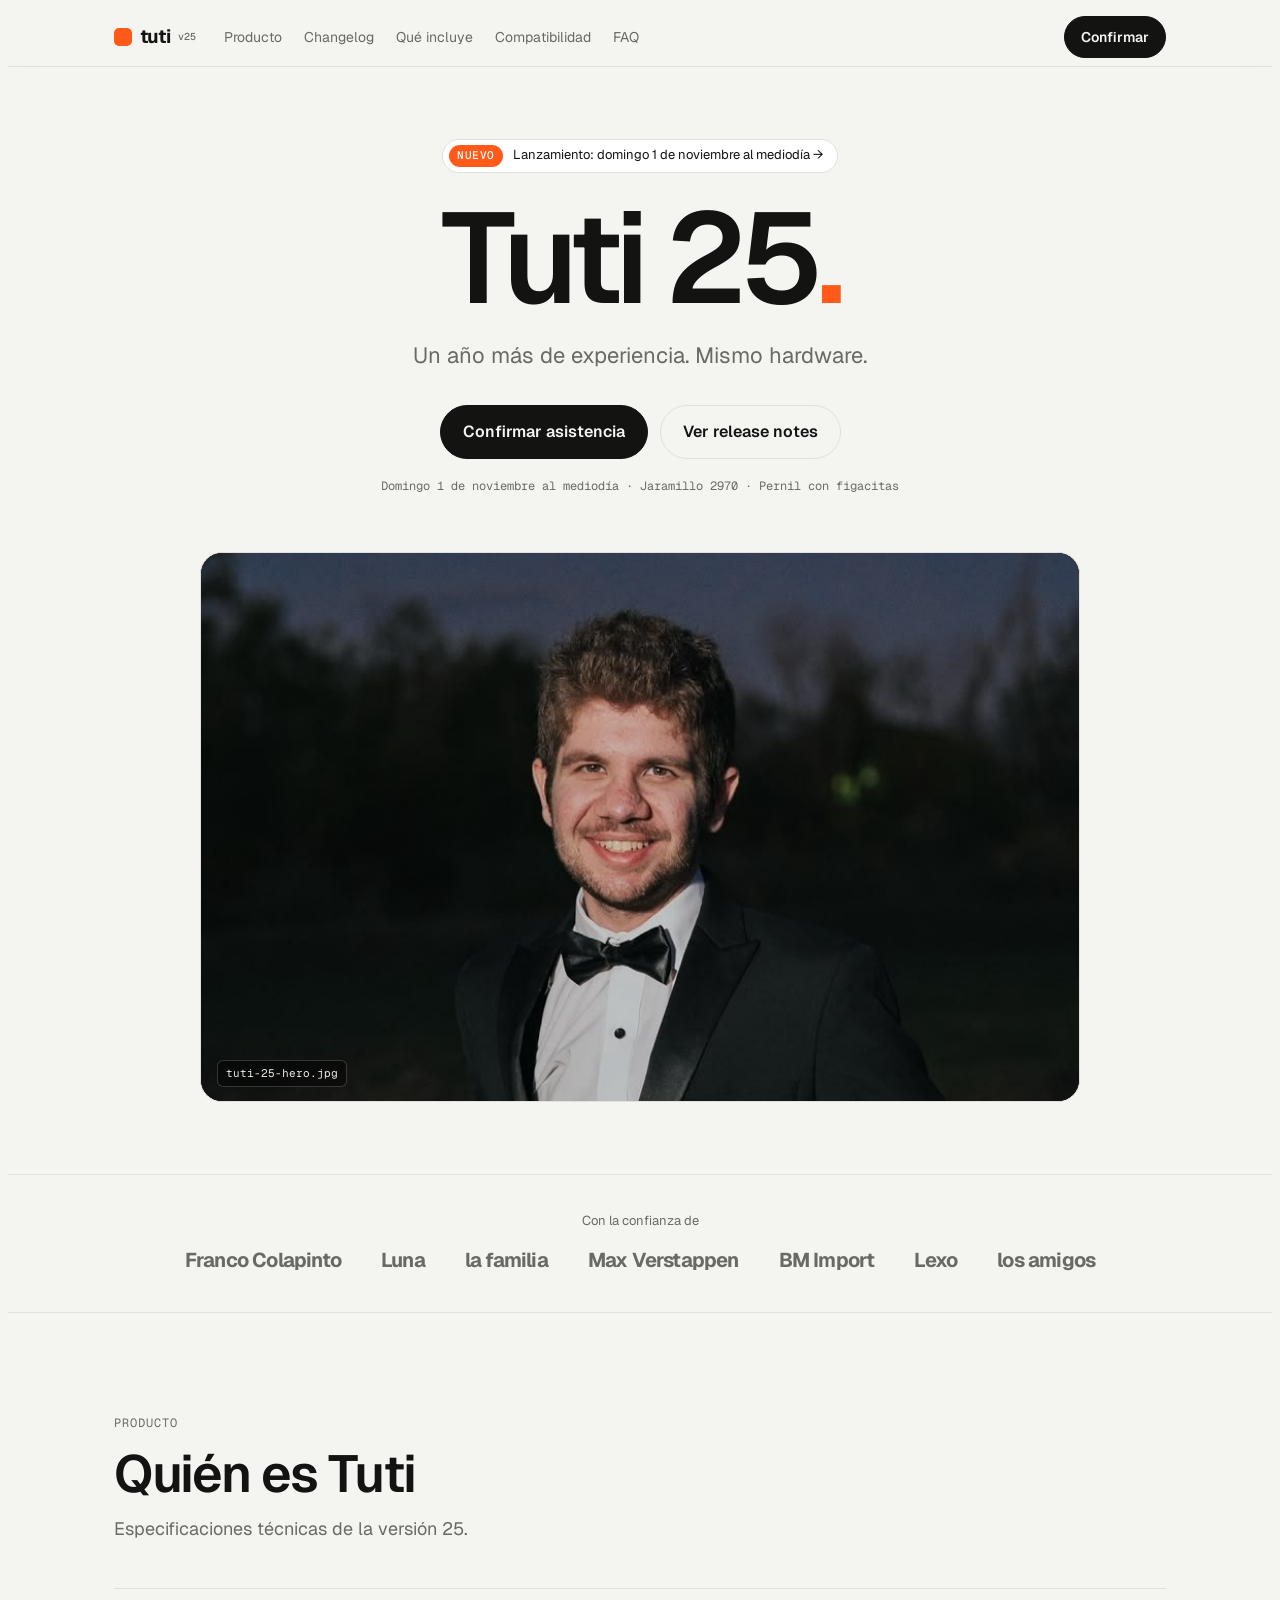
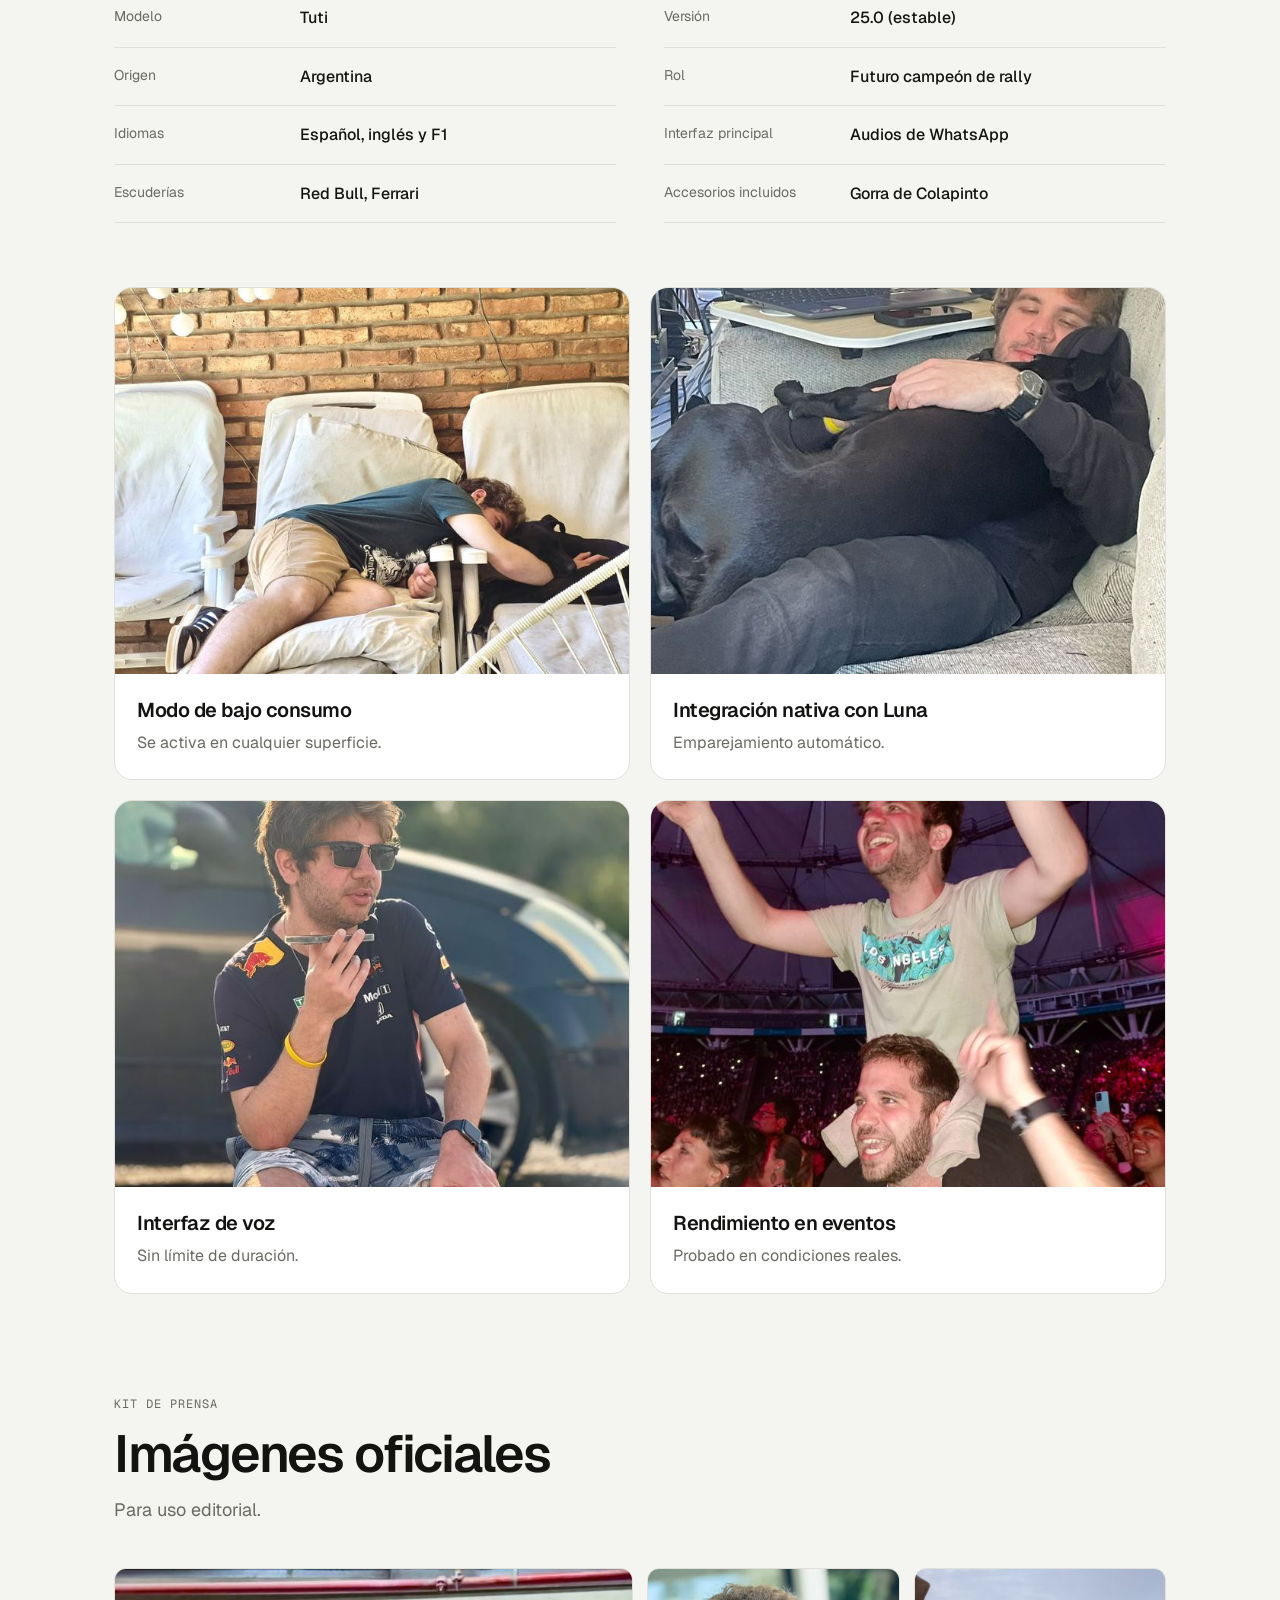
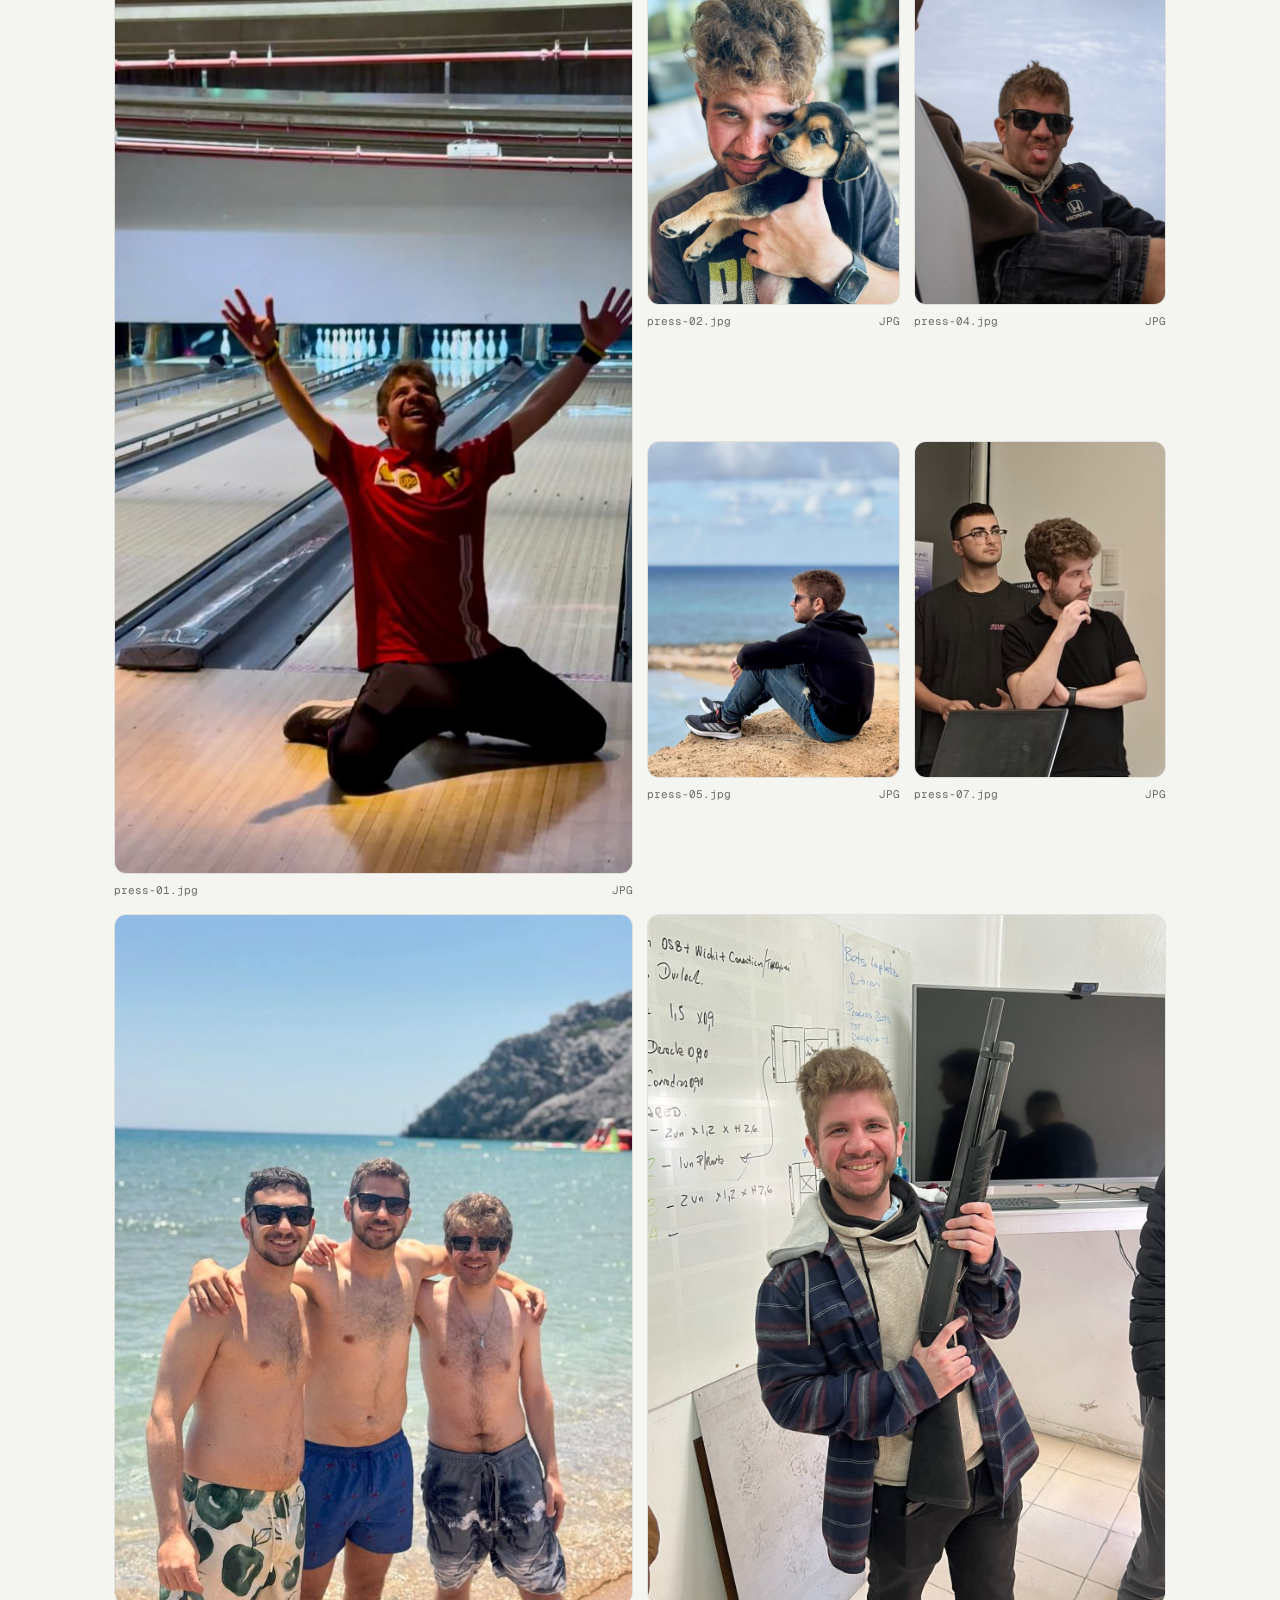
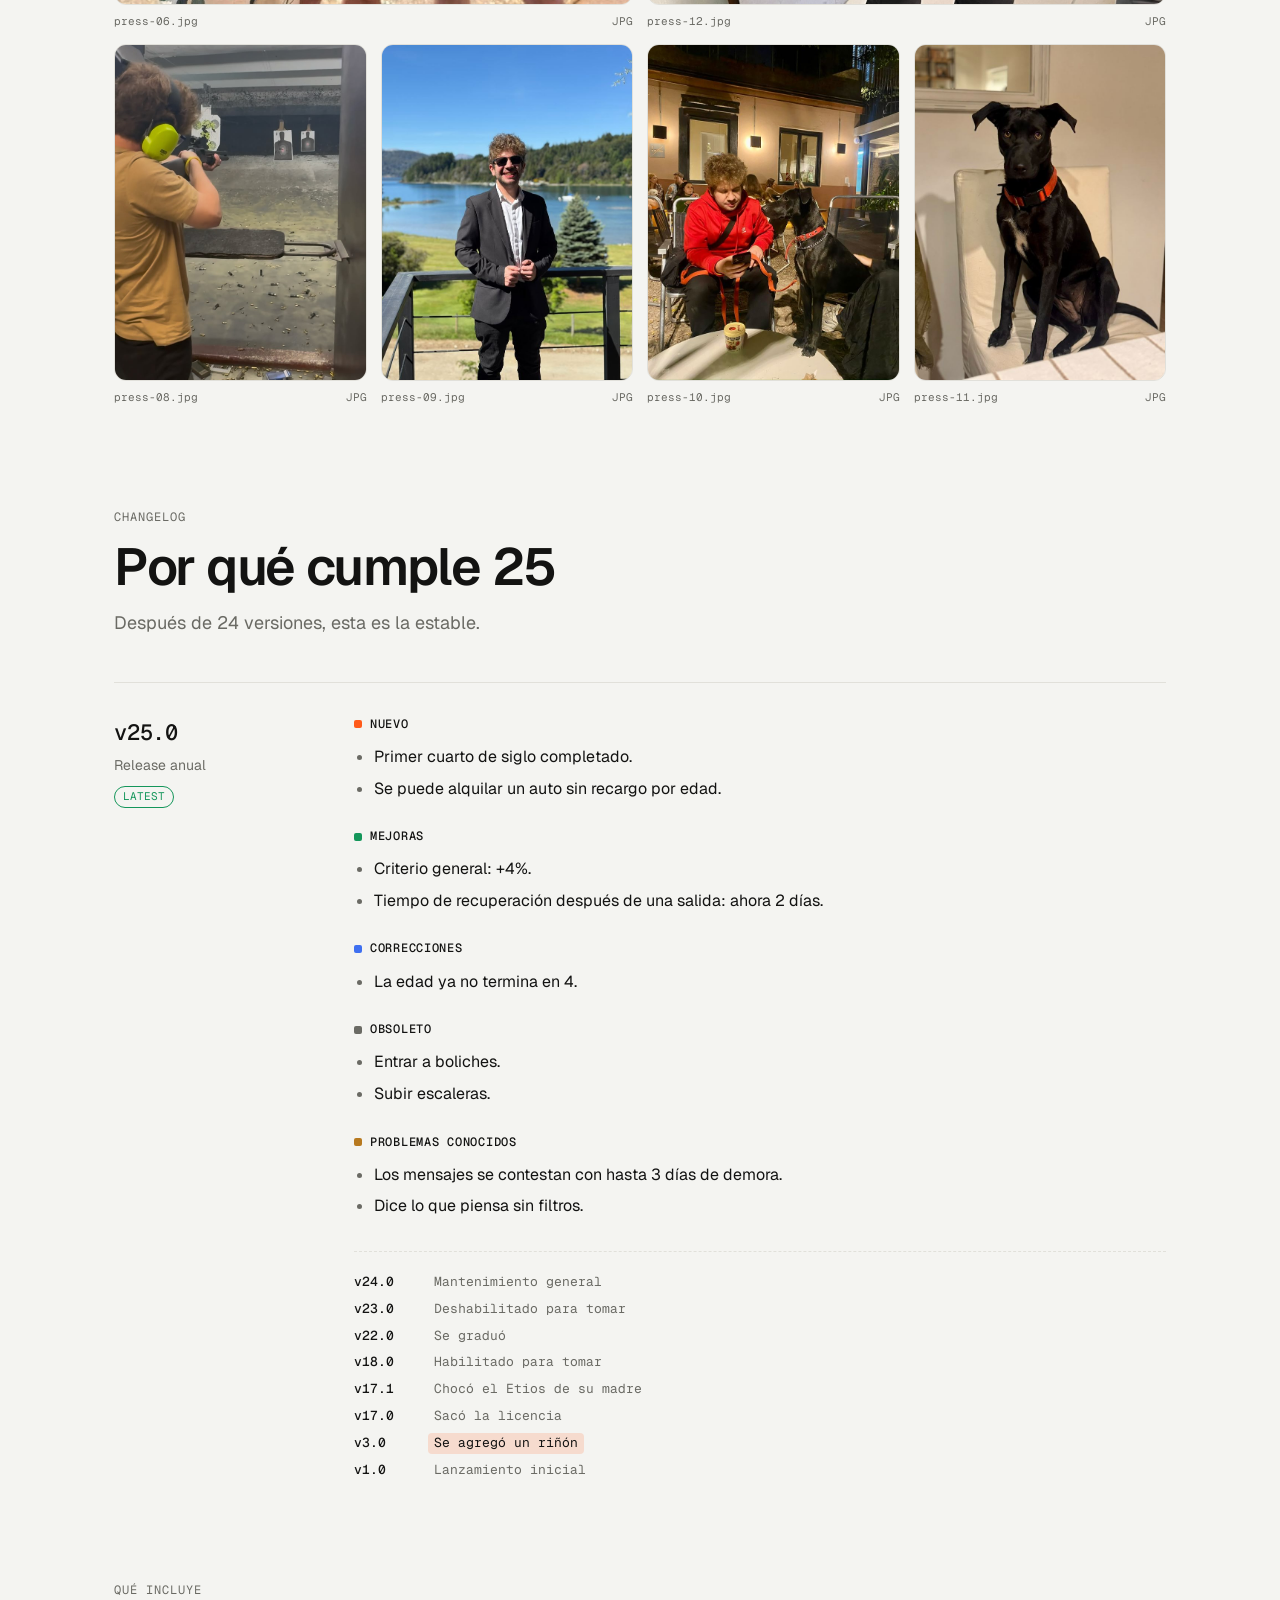
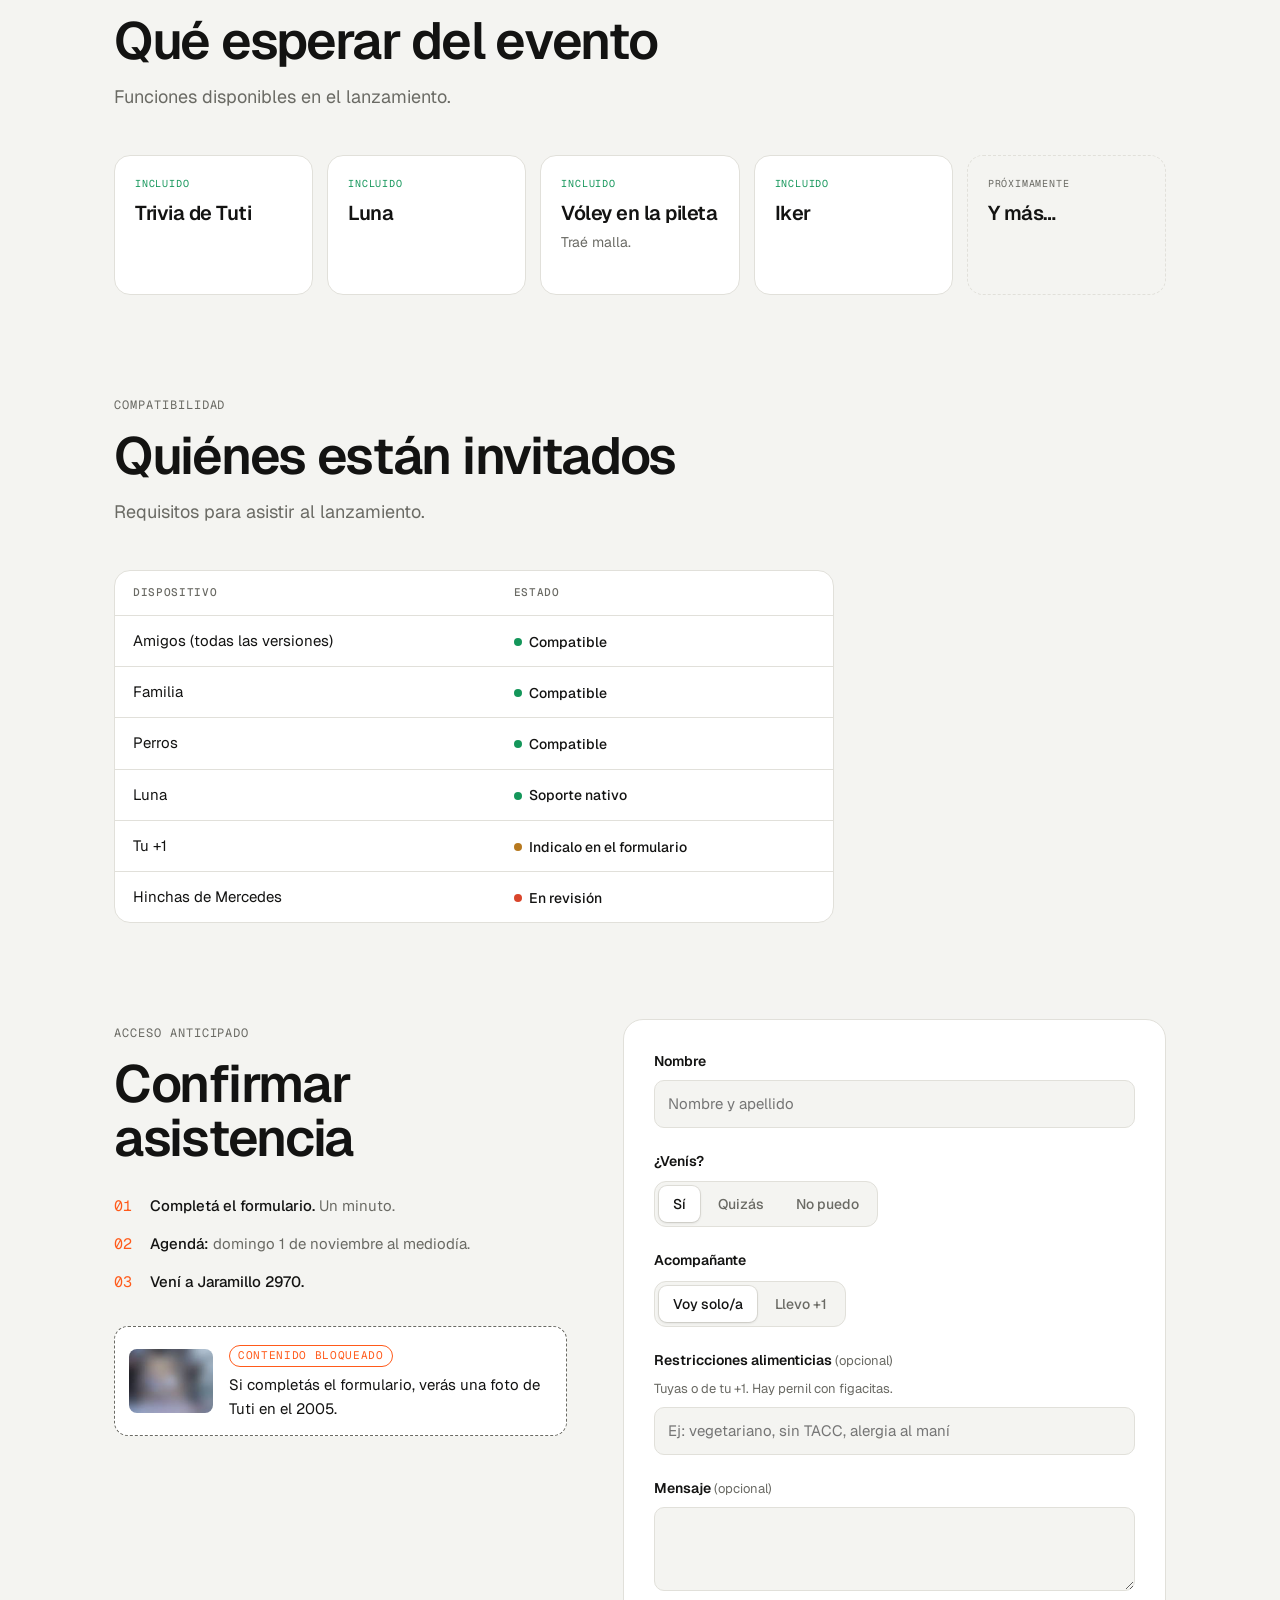
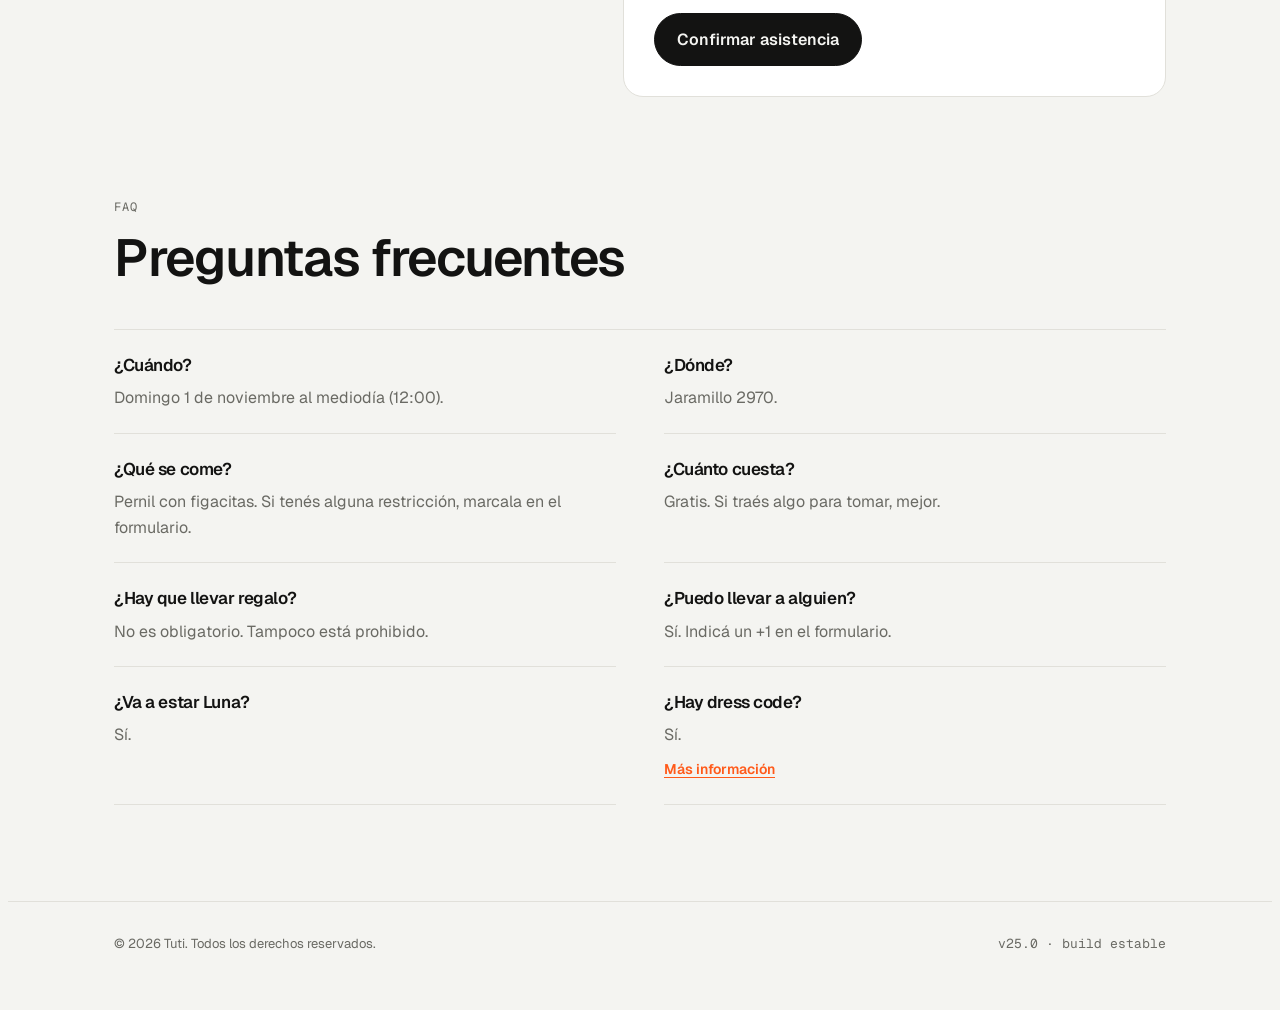
<file: index.html>
<!doctype html>
<html lang="es">
<head>
<meta charset="utf-8">
<meta name="viewport" content="width=device-width,initial-scale=1,viewport-fit=cover">
<meta name="description" content="Tuti 25. Un año más de experiencia. Mismo hardware.">
<title>Tuti cumple 25</title>
<link rel="preconnect" href="https://fonts.googleapis.com">
<link rel="preconnect" href="https://fonts.gstatic.com" crossorigin>
<link rel="stylesheet" href="https://fonts.googleapis.com/css2?family=Geist:wght@400;500;600;700&family=Geist+Mono:wght@400;500&display=swap">
<style>
/* Layout: deadpan product-launch site — sticky nav, big hero with product shot, spec sheet, feature grid, press kit, changelog, compatibility + live status, access-request form, FAQ. */
:root{
  --bg:#F4F4F1; --surface:#FFFFFF; --fg:#131312; --muted:#6A6A64; --line:#E1E0DA; --accent:#FF5A1A; --accent-fg:#FFFFFF; --ok:#14965A; --warn:#B7791F; --bad:#D9452B; --fix:#3E6FF0;
  --f-sans:"Geist",ui-sans-serif,system-ui,-apple-system,"Segoe UI",sans-serif;
  --f-mono:"Geist Mono",ui-monospace,SFMono-Regular,Menlo,monospace;
}
@media (prefers-color-scheme:dark){:root:not([data-theme="light"]){--bg:#0F0F0E;--surface:#191917;--fg:#F1F1EC;--muted:#9B9A93;--line:#2B2B28;--accent:#FF6B2E;--accent-fg:#140A04;--ok:#3CCB86;--warn:#E3A948;--bad:#F06A4F;--fix:#7B9CFF;color-scheme:dark}}
:root[data-theme="dark"]{--bg:#0F0F0E;--surface:#191917;--fg:#F1F1EC;--muted:#9B9A93;--line:#2B2B28;--accent:#FF6B2E;--accent-fg:#140A04;--ok:#3CCB86;--warn:#E3A948;--bad:#F06A4F;--fix:#7B9CFF;color-scheme:dark}
*{box-sizing:border-box}
[hidden]{display:none!important}
html{scroll-behavior:smooth}
body{background:var(--bg);color:var(--fg);font-family:var(--f-sans);font-size:16px;line-height:1.6;-webkit-font-smoothing:antialiased}
.wrap{max-width:1100px;margin:0 auto;padding-inline:24px;padding-block:0}
h1,h2,h3,h4{text-wrap:balance;margin:0;letter-spacing:-.025em;font-weight:600}
p{margin:0}
img{max-width:100%;display:block}
a{color:inherit}
:focus-visible{outline:2px solid var(--accent);outline-offset:3px;border-radius:4px}
.mono{font-family:var(--f-mono)}
.kicker{font-family:var(--f-mono);font-size:12px;letter-spacing:.08em;text-transform:uppercase;color:var(--muted)}

nav.top{position:sticky;top:env(safe-area-inset-top,0px);z-index:10;background:color-mix(in srgb,var(--bg) 84%,transparent);backdrop-filter:blur(12px);-webkit-backdrop-filter:blur(12px);border-bottom:1px solid var(--line)}
nav.top .wrap{display:flex;align-items:center;gap:28px;height:58px}
.logo{font-weight:700;font-size:19px;letter-spacing:-.04em;text-decoration:none;display:flex;align-items:center;gap:8px}
.logo i{width:18px;height:18px;border-radius:5px;background:var(--accent);display:inline-block}
.logo sup{font-family:var(--f-mono);font-weight:500;font-size:10px;color:var(--muted);letter-spacing:0}
.navlinks{display:flex;gap:22px;font-size:14px;color:var(--muted)}
.navlinks a{text-decoration:none}
.navlinks a:hover{color:var(--fg)}
nav.top .btn{margin-left:auto}
.btn{font:inherit;font-size:14px;font-weight:600;text-decoration:none;display:inline-flex;align-items:center;gap:8px;padding:9px 16px;border-radius:999px;border:1px solid var(--fg);background:var(--fg);color:var(--bg);cursor:pointer;transition:opacity .15s}
.btn:hover{opacity:.85}
.btn.ghost{background:transparent;color:var(--fg);border-color:var(--line)}
.btn.ghost:hover{border-color:var(--fg);opacity:1}
.btn.lg{font-size:16px;padding:13px 22px}
.btn:disabled{opacity:.5;cursor:default}

.hero{padding-block:72px 0;text-align:center}
.pill{display:inline-flex;align-items:center;gap:10px;font-size:13px;border:1px solid var(--line);background:var(--surface);border-radius:999px;padding:5px 14px 5px 6px;text-decoration:none}
.pill b{font-family:var(--f-mono);font-weight:500;font-size:11px;background:var(--accent);color:var(--accent-fg);border-radius:999px;padding:2px 8px;letter-spacing:.04em}
.hero h1{font-size:clamp(60px,11vw,128px);line-height:.95;letter-spacing:-.055em;margin-top:24px}
.hero h1 span{color:var(--accent)}
.hero .sub{font-size:clamp(18px,2.4vw,22px);color:var(--muted);max-width:34ch;margin:20px auto 0}
.hero .ctas{display:flex;justify-content:center;flex-wrap:wrap;gap:12px;margin-top:32px}
.hero .meta{font-family:var(--f-mono);font-size:12px;color:var(--muted);margin-top:18px}
.shot{margin:56px auto 0;max-width:880px;border-radius:22px;overflow:hidden;border:1px solid var(--line);background:#0b0b0b;aspect-ratio:16/10;position:relative}
.shot img{width:100%;height:100%;object-fit:cover;object-position:center 10%}
.shot .tag{position:absolute;left:16px;bottom:14px;font-family:var(--f-mono);font-size:11px;color:#EDEDE8;background:rgba(0,0,0,.45);border:1px solid rgba(255,255,255,.18);border-radius:6px;padding:4px 8px}

.trust{padding-block:36px;border-block:1px solid var(--line);margin-top:72px}
.trust .wrap{display:flex;flex-wrap:wrap;align-items:center;justify-content:center;gap:12px 40px}
.trust p{font-size:13px;color:var(--muted);width:100%;text-align:center}
.trust span{font-weight:700;font-size:20px;letter-spacing:-.04em;color:var(--muted)}

section.s{padding-block:96px}
section.s + section.s{padding-top:0}
.s-head{max-width:640px;margin-bottom:44px}
.s-head h2{font-size:clamp(34px,5vw,52px);line-height:1.05;margin-top:12px}
.s-head p{color:var(--muted);font-size:18px;margin-top:14px}

.specs{display:grid;grid-template-columns:1fr 1fr;gap:0 48px;border-top:1px solid var(--line);margin:0}
.specs > div{display:grid;grid-template-columns:170px 1fr;gap:16px;padding-block:16px;border-bottom:1px solid var(--line)}
.specs dt{color:var(--muted);font-size:14px}
.specs dd{margin:0;font-weight:500}
.specs dd small{display:block;font-weight:400;color:var(--muted);font-size:14px}

.features{display:grid;grid-template-columns:repeat(2,1fr);gap:20px;margin-top:64px}
.feat{background:var(--surface);border:1px solid var(--line);border-radius:18px;overflow:hidden;display:flex;flex-direction:column}
.feat .img{aspect-ratio:4/3;overflow:hidden;background:var(--line)}
.feat img{width:100%;height:100%;object-fit:cover}
.feat .txt{padding:20px 22px 24px}
.feat h3{font-size:20px}
.feat p{color:var(--muted);margin-top:4px}

.press{display:grid;grid-template-columns:repeat(4,1fr);gap:14px;grid-auto-flow:dense}
.press figure{margin:0;min-width:0}
.press .frame{aspect-ratio:3/4;border-radius:12px;overflow:hidden;background:var(--line);border:1px solid var(--line)}
.press img{width:100%;height:100%;object-fit:cover;transition:transform .4s}
.press figure:hover img{transform:scale(1.03)}
.press figcaption{display:flex;justify-content:space-between;gap:8px;font-family:var(--f-mono);font-size:11px;color:var(--muted);margin-top:8px}
.press figure.wide{grid-column:span 2;grid-row:span 2;display:flex;flex-direction:column}
.press figure.wide .frame{aspect-ratio:auto;flex:1}

.changelog{display:grid;grid-template-columns:200px 1fr;gap:40px;border-top:1px solid var(--line);padding-top:32px}
.changelog > *{min-width:0}
.rel h3{font-family:var(--f-mono);font-size:22px;font-weight:500;letter-spacing:-.01em}
.rel p{font-size:14px;color:var(--muted);margin-top:4px}
.rel .latest{display:inline-block;margin-top:10px;font-family:var(--f-mono);font-size:11px;color:var(--ok);border:1px solid currentColor;border-radius:999px;padding:1px 8px}
.log{display:grid;gap:26px}
.log h4{margin:0 0 10px;font-family:var(--f-mono);font-size:12px;font-weight:500;letter-spacing:.06em;text-transform:uppercase;display:flex;align-items:center;gap:8px}
.log h4::before{content:"";width:8px;height:8px;border-radius:2px;background:var(--c)}
.log ul{margin:0;padding-left:20px;display:grid;gap:6px}
.log li::marker{color:var(--muted)}
.c-new{--c:var(--accent)} .c-imp{--c:var(--ok)} .c-fix{--c:var(--fix)} .c-dep{--c:var(--muted)} .c-bug{--c:var(--warn)}
.older{margin-top:32px;padding-top:20px;border-top:1px dashed var(--line);font-family:var(--f-mono);font-size:13px;color:var(--muted);display:grid;gap:6px}
.older div{display:flex;gap:16px}
.older b{font-weight:500;color:var(--fg);min-width:64px}
.older .hl span{color:var(--fg);background:color-mix(in srgb,var(--accent) 16%,transparent);border-radius:4px;padding:0 6px;margin-left:-6px}

.compat{display:grid;grid-template-columns:minmax(0,720px);gap:24px;align-items:start}
.compat > *{min-width:0}
.tbl{background:var(--surface);border:1px solid var(--line);border-radius:16px;overflow-x:auto}
.tbl table{border-collapse:collapse;width:100%;font-size:15px}
.tbl th,.tbl td{text-align:left;padding:13px 18px;border-bottom:1px solid var(--line);vertical-align:top}
.tbl tr:last-child td{border-bottom:0}
.tbl th{font-family:var(--f-mono);font-size:11px;font-weight:500;letter-spacing:.06em;text-transform:uppercase;color:var(--muted)}
.st{display:inline-flex;align-items:center;gap:7px;font-size:14px;font-weight:500;white-space:nowrap}
.st::before{content:"";width:8px;height:8px;border-radius:50%;background:var(--sc)}
.st.ok{--sc:var(--ok)} .st.warn{--sc:var(--warn)} .st.no{--sc:var(--bad)}
.status{background:var(--surface);border:1px solid var(--line);border-radius:16px;padding:22px}
.status .row{display:flex;justify-content:space-between;align-items:center;gap:12px}
.status h3{font-size:15px}
.live{font-family:var(--f-mono);font-size:11px;color:var(--ok);display:inline-flex;align-items:center;gap:6px}
.live::before{content:"";width:7px;height:7px;border-radius:50%;background:var(--ok);animation:pulse 2s infinite}
@keyframes pulse{50%{opacity:.3}}
.big{font-size:56px;font-weight:600;letter-spacing:-.05em;line-height:1;margin-top:18px;font-variant-numeric:tabular-nums}
.big small{font-size:15px;font-weight:400;color:var(--muted);letter-spacing:0;margin-left:6px}
.bars{display:flex;gap:3px;margin-top:18px;height:26px}
.bars i{flex:1;border-radius:2px;background:var(--line)}
.bars i.on{background:var(--ok)}
.bars i.maybe{background:var(--warn)}
.legend{display:flex;justify-content:space-between;font-family:var(--f-mono);font-size:11px;color:var(--muted);margin-top:8px}
.names{display:flex;flex-wrap:wrap;gap:6px;margin-top:18px;padding-top:18px;border-top:1px solid var(--line)}
.names span{font-size:13px;border:1px solid var(--line);border-radius:999px;padding:2px 10px}
.names .empty{border:0;padding:0;color:var(--muted)}

.rsvp{display:grid;grid-template-columns:1fr 1.2fr;gap:56px;align-items:start}
.rsvp > *{min-width:0}
.rsvp .s-head{margin-bottom:28px}
.steps{display:grid;gap:14px;font-size:15px;color:var(--muted)}
.steps div{display:grid;grid-template-columns:26px 1fr;gap:10px}
.steps b{color:var(--fg);font-weight:500}
.steps i{font-style:normal;font-family:var(--f-mono);color:var(--accent)}
.card{background:var(--surface);border:1px solid var(--line);border-radius:20px;padding:30px}
form#form{display:grid;gap:22px}
.field{display:grid;gap:7px;min-width:0}
.field > *{min-width:0}
.field > label,.lbl{font-size:14px;font-weight:600}
.hint{font-size:13px;color:var(--muted);font-weight:400}
input[type=text],textarea{font:inherit;font-size:15px;color:var(--fg);background:var(--bg);border:1px solid var(--line);border-radius:10px;padding:11px 13px;width:100%}
textarea{min-height:84px;resize:vertical}
input[type=text]:focus,textarea:focus{outline:none;border-color:var(--fg)}
fieldset{border:0;margin:0;padding:0;display:grid;gap:9px;min-width:0}
.seg{display:inline-flex;flex-wrap:wrap;gap:4px;background:var(--bg);border:1px solid var(--line);border-radius:12px;padding:4px;width:max-content;max-width:100%}
.seg input,.chk input{position:absolute;opacity:0;pointer-events:none}
.seg label{cursor:pointer;font-size:14px;font-weight:500;padding:7px 14px;border-radius:8px;color:var(--muted)}
.seg input:checked + label{background:var(--surface);color:var(--fg);box-shadow:0 1px 3px rgba(0,0,0,.12),0 0 0 1px var(--line)}
.seg input:focus-visible + label,.chk input:focus-visible + label{outline:2px solid var(--accent);outline-offset:2px}
.chks{display:flex;flex-wrap:wrap;gap:8px}
.chk label{cursor:pointer;display:inline-flex;align-items:center;gap:8px;font-size:14px;border:1px solid var(--line);border-radius:999px;padding:6px 13px}
.chk label::before{content:"";width:13px;height:13px;border:1.5px solid var(--muted);border-radius:4px;flex:none}
.chk input:checked + label{border-color:var(--fg)}
.chk input:checked + label::before{background:var(--accent);border-color:var(--accent)}
.submit{display:flex;flex-wrap:wrap;align-items:center;gap:12px 18px}
.msg{font-size:14px;font-weight:500}
.msg.err{color:var(--bad)}
.done{display:grid;gap:16px}
.done .check{width:44px;height:44px;border-radius:50%;background:var(--ok);color:var(--surface);display:grid;place-items:center;font-size:22px;font-weight:700}
.done h3{font-size:26px}
.done p{color:var(--muted)}
.done pre{white-space:pre-wrap;font-family:var(--f-mono);font-size:13px;background:var(--bg);border:1px solid var(--line);border-radius:10px;padding:14px;margin:0}
.done .row{display:flex;flex-wrap:wrap;gap:10px}

.unlock{margin-top:32px;display:flex;align-items:center;gap:16px;border:1px dashed var(--muted);border-radius:14px;padding:14px;background:var(--surface)}
.unlock img{width:84px;height:64px;object-fit:cover;border-radius:8px;flex:none}
.unlock p{font-size:15px;margin-top:6px}
.badge{display:inline-block;font-family:var(--f-mono);font-size:11px;letter-spacing:.06em;text-transform:uppercase;color:var(--accent);border:1px solid currentColor;border-radius:999px;padding:1px 8px}
.badge.ok{color:var(--ok)}
.reveal{margin:0;display:grid;gap:10px;justify-items:start}
.reveal img{width:100%;border-radius:12px;border:1px solid var(--line)}
.reveal figcaption{font-family:var(--f-mono);font-size:12px;color:var(--muted)}
.incl{display:grid;grid-template-columns:repeat(5,minmax(0,1fr));gap:14px}
.incl > div{background:var(--surface);border:1px solid var(--line);border-radius:16px;padding:20px;display:flex;flex-direction:column;gap:10px;min-height:140px}
.incl .tag{font-family:var(--f-mono);font-size:10px;letter-spacing:.08em;color:var(--ok)}
.incl h3{font-size:20px;line-height:1.15}
.incl p{color:var(--muted);font-size:14px;margin-top:-4px}
.incl .more{background:transparent;border-style:dashed}
.incl .more .tag{color:var(--muted)}
.linkbtn{font:inherit;font-size:14px;font-weight:600;color:var(--accent);background:none;border:0;padding:0;margin-top:10px;cursor:pointer;text-decoration:underline;text-underline-offset:3px}
dialog#dc{border:1px solid var(--line);border-radius:18px;padding:0;background:var(--surface);color:var(--fg);max-width:min(440px,calc(100vw - 32px));width:100%}
dialog#dc::backdrop{background:rgba(0,0,0,.6)}
dialog#dc img{width:100%;display:block}
dialog#dc .dc-body{padding:16px 20px 20px;display:flex;justify-content:space-between;align-items:center;gap:12px}
dialog#dc .dc-body p{font-weight:600}
dialog#dc .dc-note{display:block;font-size:14px;color:var(--muted);margin-top:2px}
@media (max-width:860px){.incl{grid-template-columns:repeat(2,minmax(0,1fr))}.incl .more{grid-column:span 2;min-height:0}}
.panel{margin-top:48px}
.panel h3{font-size:18px}
.panel .tot{color:var(--muted);margin:6px 0 16px;font-size:14px}
.panel table{min-width:680px}

.faq{display:grid;grid-template-columns:repeat(2,1fr);gap:0 48px;border-top:1px solid var(--line)}
.faq div{padding-block:22px;border-bottom:1px solid var(--line)}
.faq h3{font-size:17px}
.faq p{color:var(--muted);margin-top:6px}
.faq-img img{width:160px;max-width:100%;aspect-ratio:3/4;object-fit:cover;border-radius:10px;border:1px solid var(--line);margin-top:14px}

footer{border-top:1px solid var(--line);padding-block:32px 48px;font-size:13px;color:var(--muted)}
footer .wrap{display:flex;flex-wrap:wrap;justify-content:space-between;gap:12px}

@media (max-width:860px){
  .navlinks{display:none}
  .specs,.faq,.compat,.rsvp,.changelog{grid-template-columns:1fr}
  .changelog{gap:20px}
  .press{grid-template-columns:repeat(2,1fr)}
  .press figure.wide{grid-row:auto}
  .press figure.wide .frame{aspect-ratio:4/3;flex:none}
}
@media (max-width:560px){
  .wrap{padding-inline:16px}
  .features{grid-template-columns:1fr}
  .specs > div{grid-template-columns:1fr;gap:2px}
  section.s{padding-block:72px}
  .card{padding:20px}
  .seg{width:100%}
  .shot{border-radius:14px;aspect-ratio:4/5}
  nav.top .wrap{gap:12px}
  nav.top .btn{padding:7px 12px;font-size:13px}
}
@media (prefers-reduced-motion:reduce){*{animation:none!important;transition:none!important}html{scroll-behavior:auto}}
</style>
</head>
<body>

<nav class="top"><div class="wrap">
  <a class="logo" href="#top"><i></i>tuti<sup>v25</sup></a>
  <div class="navlinks"><a href="#producto">Producto</a><a href="#changelog">Changelog</a><a href="#incluye">Qué incluye</a><a href="#compatibilidad">Compatibilidad</a><a href="#faq">FAQ</a></div>
  <a class="btn" href="#rsvp">Confirmar</a>
</div></nav>

<header class="wrap hero" id="top">
  <a class="pill" href="#rsvp"><b>NUEVO</b>Lanzamiento: domingo 1 de noviembre al mediodía →</a>
  <h1>Tuti 25<span>.</span></h1>
  <p class="sub">Un año más de experiencia. Mismo hardware.</p>
  <div class="ctas">
    <a class="btn lg" href="#rsvp">Confirmar asistencia</a>
    <a class="btn lg ghost" href="#changelog">Ver release notes</a>
  </div>
  <p class="meta">Domingo 1 de noviembre al mediodía · Jaramillo 2970 · Pernil con figacitas</p>
  <div class="shot"><img src="img/hero-tux.jpg" alt="Tuti de smoking y moño"><span class="tag">tuti-25-hero.jpg</span></div>
</header>

<div class="trust"><div class="wrap">
  <p>Con la confianza de</p>
  <span>Franco Colapinto</span><span>Luna</span><span>la familia</span><span>Max Verstappen</span><span>BM Import</span><span>Lexo</span><span>los amigos</span>
</div></div>

<section class="s" id="producto"><div class="wrap">
  <div class="s-head"><span class="kicker">Producto</span><h2>Quién es Tuti</h2><p>Especificaciones técnicas de la versión 25.</p></div>
  <dl class="specs">
    <div><dt>Modelo</dt><dd>Tuti</dd></div>
    <div><dt>Versión</dt><dd>25.0 (estable)</dd></div>
    <div><dt>Origen</dt><dd>Argentina</dd></div>
    <div><dt>Rol</dt><dd>Futuro campeón de rally</dd></div>
    <div><dt>Idiomas</dt><dd>Español, inglés y F1</dd></div>
    <div><dt>Interfaz principal</dt><dd>Audios de WhatsApp</dd></div>
    <div><dt>Escuderías</dt><dd>Red Bull, Ferrari</dd></div>
    <div><dt>Accesorios incluidos</dt><dd>Gorra de Colapinto</dd></div>
  </dl>
  <div class="features">
    <div class="feat"><div class="img"><img src="img/p1.jpg" alt="Tuti dormido sobre sillas de jardín" loading="lazy"></div><div class="txt"><h3>Modo de bajo consumo</h3><p>Se activa en cualquier superficie.</p></div></div>
    <div class="feat"><div class="img"><img src="img/p3.jpg" alt="Tuti en el sillón con Luna" loading="lazy"></div><div class="txt"><h3>Integración nativa con Luna</h3><p>Emparejamiento automático.</p></div></div>
    <div class="feat"><div class="img"><img src="img/p5.jpg" alt="Tuti grabando un audio" loading="lazy"></div><div class="txt"><h3>Interfaz de voz</h3><p>Sin límite de duración.</p></div></div>
    <div class="feat"><div class="img"><img src="img/p13.jpg" alt="Tuti en un recital" loading="lazy"></div><div class="txt"><h3>Rendimiento en eventos</h3><p>Probado en condiciones reales.</p></div></div>
  </div>
</div></section>

<section class="s" id="prensa"><div class="wrap">
  <div class="s-head"><span class="kicker">Kit de prensa</span><h2>Imágenes oficiales</h2><p>Para uso editorial.</p></div>
  <div class="press">
    <figure class="wide"><div class="frame"><img src="img/p8.jpg" alt="Tuti festejando en una pista de bowling" loading="lazy"></div><figcaption><span>press-01.jpg</span><span>JPG</span></figcaption></figure>
    <figure><div class="frame"><img src="img/p12.jpg" alt="Tuti con un cachorro" loading="lazy"></div><figcaption><span>press-02.jpg</span><span>JPG</span></figcaption></figure>
    <figure><div class="frame"><img src="img/p11.jpg" alt="Tuti sacando la lengua" loading="lazy"></div><figcaption><span>press-04.jpg</span><span>JPG</span></figcaption></figure>
    <figure><div class="frame"><img src="img/p9.jpg" alt="Tuti mirando el mar" loading="lazy"></div><figcaption><span>press-05.jpg</span><span>JPG</span></figcaption></figure>
    <figure class="wide"><div class="frame"><img src="img/p6.jpg" alt="Tuti y dos amigos en la playa" loading="lazy"></div><figcaption><span>press-06.jpg</span><span>JPG</span></figcaption></figure>
    <figure><div class="frame"><img src="img/p15.jpg" alt="Tuti pensativo con la mano en el mentón" loading="lazy"></div><figcaption><span>press-07.jpg</span><span>JPG</span></figcaption></figure>
    <figure class="wide"><div class="frame"><img src="img/p14.jpg" alt="Tuti sonriendo con una escopeta" loading="lazy"></div><figcaption><span>press-12.jpg</span><span>JPG</span></figcaption></figure>
    <figure><div class="frame"><img src="img/hero-range.jpg" alt="Tuti disparando en un polígono de tiro" loading="lazy"></div><figcaption><span>press-08.jpg</span><span>JPG</span></figcaption></figure>
    <figure><div class="frame"><img src="img/p2.jpg" alt="Tuti de saco frente a un lago" loading="lazy"></div><figcaption><span>press-09.jpg</span><span>JPG</span></figcaption></figure>
    <figure><div class="frame"><img src="img/p0.jpg" alt="Tuti en un bar con Luna" loading="lazy"></div><figcaption><span>press-10.jpg</span><span>JPG</span></figcaption></figure>
    <figure><div class="frame"><img src="img/p4.jpg" alt="Luna sentada en una silla" loading="lazy"></div><figcaption><span>press-11.jpg</span><span>JPG</span></figcaption></figure>
  </div>
</div></section>

<section class="s" id="changelog"><div class="wrap">
  <div class="s-head"><span class="kicker">Changelog</span><h2>Por qué cumple 25</h2><p>Después de 24 versiones, esta es la estable.</p></div>
  <div class="changelog">
    <div class="rel"><h3>v25.0</h3><p>Release anual</p><span class="latest">LATEST</span></div>
    <div>
      <div class="log">
        <div class="c-new"><h4>Nuevo</h4><ul><li>Primer cuarto de siglo completado.</li><li>Se puede alquilar un auto sin recargo por edad.</li></ul></div>
        <div class="c-imp"><h4>Mejoras</h4><ul><li>Criterio general: +4%.</li><li>Tiempo de recuperación después de una salida: ahora 2 días.</li></ul></div>
        <div class="c-fix"><h4>Correcciones</h4><ul><li>La edad ya no termina en 4.</li></ul></div>
        <div class="c-dep"><h4>Obsoleto</h4><ul><li>Entrar a boliches.</li><li>Subir escaleras.</li></ul></div>
        <div class="c-bug"><h4>Problemas conocidos</h4><ul><li>Los mensajes se contestan con hasta 3 días de demora.</li><li>Dice lo que piensa sin filtros.</li></ul></div>
      </div>
      <div class="older"><div><b>v24.0</b><span>Mantenimiento general</span></div><div><b>v23.0</b><span>Deshabilitado para tomar</span></div><div><b>v22.0</b><span>Se graduó</span></div><div><b>v18.0</b><span>Habilitado para tomar</span></div><div><b>v17.1</b><span>Chocó el Etios de su madre</span></div><div><b>v17.0</b><span>Sacó la licencia</span></div><div class="hl"><b>v3.0</b><span>Se agregó un riñón</span></div><div><b>v1.0</b><span>Lanzamiento inicial</span></div></div>
    </div>
  </div>
</div></section>

<section class="s" id="incluye"><div class="wrap">
  <div class="s-head"><span class="kicker">Qué incluye</span><h2>Qué esperar del evento</h2><p>Funciones disponibles en el lanzamiento.</p></div>
  <div class="incl">
    <div><span class="tag">INCLUIDO</span><h3>Trivia de Tuti</h3></div>
    <div><span class="tag">INCLUIDO</span><h3>Luna</h3></div>
    <div><span class="tag">INCLUIDO</span><h3>Vóley en la pileta</h3><p>Traé malla.</p></div>
    <div><span class="tag">INCLUIDO</span><h3>Iker</h3></div>
    <div class="more"><span class="tag">PRÓXIMAMENTE</span><h3>Y más…</h3></div>
  </div>
</div></section>

<section class="s" id="compatibilidad"><div class="wrap">
  <div class="s-head"><span class="kicker">Compatibilidad</span><h2>Quiénes están invitados</h2><p>Requisitos para asistir al lanzamiento.</p></div>
  <div class="compat">
    <div class="tbl"><table>
      <thead><tr><th>Dispositivo</th><th>Estado</th></tr></thead>
      <tbody>
        <tr><td>Amigos (todas las versiones)</td><td><span class="st ok">Compatible</span></td></tr>
        <tr><td>Familia</td><td><span class="st ok">Compatible</span></td></tr>
        <tr><td>Perros</td><td><span class="st ok">Compatible</span></td></tr>
        <tr><td>Luna</td><td><span class="st ok">Soporte nativo</span></td></tr>
        <tr><td>Tu +1</td><td><span class="st warn">Indicalo en el formulario</span></td></tr>
        <tr><td>Hinchas de Mercedes</td><td><span class="st no">En revisión</span></td></tr>
      </tbody>
    </table></div>
  </div>
</div></section>

<section class="s" id="rsvp"><div class="wrap">
  <div class="rsvp">
    <div>
      <div class="s-head"><span class="kicker">Acceso anticipado</span><h2>Confirmar asistencia</h2><p></p></div>
      <div class="steps">
        <div><i>01</i><span><b>Completá el formulario.</b> Un minuto.</span></div>
        <div><i>02</i><span><b>Agendá:</b> domingo 1 de noviembre al mediodía.</span></div>
        <div><i>03</i><span><b>Vení a Jaramillo 2970.</b></span></div>
      </div>
      <div class="unlock" id="unlock">
        <img src="img/p2005-blur.jpg" alt="" aria-hidden="true">
        <div><span class="badge">Contenido bloqueado</span><p>Si completás el formulario, verás una foto de Tuti en el 2005.</p></div>
      </div>
    </div>
    <div class="card">
      <form id="form" novalidate>
        <p hidden><label>No completar: <input name="bot-field"></label></p>
        <div class="field">
          <label for="nombre">Nombre</label>
          <input type="text" id="nombre" name="nombre" autocomplete="name" placeholder="Nombre y apellido" maxlength="80">
        </div>
        <fieldset>
          <span class="lbl">¿Venís?</span>
          <div class="seg">
            <input type="radio" id="viene-si" name="viene" value="si" checked><label for="viene-si">Sí</label>
            <input type="radio" id="viene-quizas" name="viene" value="quizas"><label for="viene-quizas">Quizás</label>
            <input type="radio" id="viene-no" name="viene" value="no"><label for="viene-no">No puedo</label>
          </div>
        </fieldset>
        <fieldset id="plus-set">
          <span class="lbl">Acompañante</span>
          <div class="seg">
            <input type="radio" id="plus-no" name="plus" value="no" checked><label for="plus-no">Voy solo/a</label>
            <input type="radio" id="plus-si" name="plus" value="si"><label for="plus-si">Llevo +1</label>
          </div>
          <div class="field" id="plus-wrap" hidden>
            <label for="plusnombre">Nombre del +1</label>
            <input type="text" id="plusnombre" name="acompanante" placeholder="Nombre y apellido" maxlength="80">
          </div>
        </fieldset>
        <div class="field" id="diet-set">
          <label for="dietas">Restricciones alimenticias <span class="hint">(opcional)</span></label>
          <span class="hint">Tuyas o de tu +1. Hay pernil con figacitas.</span>
          <input type="text" id="dietas" name="restricciones" placeholder="Ej: vegetariano, sin TACC, alergia al maní" maxlength="200">
        </div>
        <div class="field">
          <label for="mensaje">Mensaje <span class="hint">(opcional)</span></label>
          <textarea id="mensaje" name="mensaje" maxlength="400"></textarea>
        </div>
        <div class="submit">
          <button class="btn lg" type="submit" id="send">Confirmar asistencia</button>
          <span class="msg" id="status" role="status" aria-live="polite"></span>
        </div>
      </form>
      <div class="done" id="done" hidden>
        <div class="check" aria-hidden="true">✓</div>
        <h3 id="done-title">Asistencia confirmada</h3>
        <p id="done-text">Te esperamos el domingo 1 de noviembre al mediodía en Jaramillo 2970.</p>
        <figure class="reveal"><span class="badge ok">Desbloqueado</span><img src="img/p2005.jpg" alt="Tuti de chico en 2005, sentado en una escalera con un amigo" loading="lazy"><figcaption>Tuti, enero de 2005. Versión beta.</figcaption></figure>
        <pre id="done-summary"></pre>
        <div class="row">
          <button class="btn" type="button" id="copy" hidden>Copiar respuesta</button>
          <button class="btn ghost" type="button" id="edit">Editar respuesta</button>
        </div>
      </div>
    </div>
  </div>
</div></section>

<section class="s" id="faq"><div class="wrap">
  <div class="s-head"><span class="kicker">FAQ</span><h2>Preguntas frecuentes</h2></div>
  <div class="faq">
    <div><h3>¿Cuándo?</h3><p>Domingo 1 de noviembre al mediodía (12:00).</p></div>
    <div><h3>¿Dónde?</h3><p>Jaramillo 2970.</p></div>
    <div><h3>¿Qué se come?</h3><p>Pernil con figacitas. Si tenés alguna restricción, marcala en el formulario.</p></div>
    <div><h3>¿Cuánto cuesta?</h3><p>Gratis. Si traés algo para tomar, mejor.</p></div>
    <div><h3>¿Hay que llevar regalo?</h3><p>No es obligatorio. Tampoco está prohibido.</p></div>
    <div><h3>¿Puedo llevar a alguien?</h3><p>Sí. Indicá un +1 en el formulario.</p></div>
    <div><h3>¿Va a estar Luna?</h3><p>Sí.</p></div>
    <div><h3>¿Hay dress code?</h3><p>Sí.</p><button class="linkbtn" type="button" id="dc-open">Más información</button></div>
  </div>
</div></section>

<dialog id="dc" aria-label="Dress code">
  <img src="img/p10.jpg" alt="Tuti y un amigo de smoking, espalda con espalda, haciendo pistolas con los dedos" loading="lazy">
  <div class="dc-body"><div><p>Dress code: smoking.</p><span class="dc-note">No es un requisito serio. Vení como quieras.</span></div><button class="btn ghost" type="button" id="dc-close">Cerrar</button></div>
</dialog>

<script>
(function(){
  const d = document.getElementById('dc');
  document.getElementById('dc-open').addEventListener('click', () => { if (d.showModal) d.showModal(); else d.setAttribute('open',''); });
  document.getElementById('dc-close').addEventListener('click', () => d.close ? d.close() : d.removeAttribute('open'));
  d.addEventListener('click', e => { if (e.target === d) d.close(); });
})();
</script>
<!-- Netlify Forms: plantilla oculta solo para detectar el formulario y nombrar los campos. El envío real lo hace el script. -->
<form name="rsvp" data-netlify="true" netlify-honeypot="bot-field" hidden>
  <label>Nombre <input type="text" name="nombre"></label>
  <label>¿Viene? <input type="text" name="viene"></label>
  <label>¿Trae +1? <input type="text" name="plus"></label>
  <label>Nombre del +1 <input type="text" name="acompanante"></label>
  <label>Restricciones alimenticias <input type="text" name="restricciones"></label>
  <label>Mensaje <textarea name="mensaje"></textarea></label>
  <input type="text" name="bot-field">
</form>

<footer><div class="wrap">
  <span>© 2026 Tuti. Todos los derechos reservados.</span>
  <span class="mono">v25.0 · build estable</span>
</div></footer>

<script>
(function(){
  const $ = s => document.querySelector(s);
  const form = $('#form'), statusEl = $('#status');
  const VIENE = {si:'Sí', quizas:'Quizás', no:'No'};
  function syncForm(){
    const no = form.viene.value === 'no';
    $('#plus-set').hidden = no; $('#diet-set').hidden = no;
    $('#plus-wrap').hidden = form.plus.value !== 'si';
  }
  form.addEventListener('change', syncForm);
  syncForm();
  window.addEventListener('pageshow', syncForm);
  function collect(){
    const going = form.viene.value !== 'no';
    const plus = going && form.plus.value === 'si';
    const dietas = going ? $('#dietas').value.trim() : '';
    return { nombre: $('#nombre').value.trim(), viene: form.viene.value, plusUno: plus, plusNombre: plus ? $('#plusnombre').value.trim() : '', dietas, mensaje: $('#mensaje').value.trim() };
  }
  function summary(r){
    let s = `Tuti cumple 25 · confirmación\nNombre: ${r.nombre}\n¿Viene?: ${VIENE[r.viene]}`;
    if (r.viene !== 'no') s += `\n+1: ${r.plusUno ? (r.plusNombre || 'Sí') : 'No'}\nRestricciones: ${r.dietas || 'Ninguna'}`;
    if (r.mensaje) s += `\nMensaje: ${r.mensaje}`;
    return s;
  }
  function showDone(r, saved){
    form.hidden = true; $('#done').hidden = false; $('#unlock').hidden = true;
    $('#done-summary').textContent = summary(r);
    $('#done .check').hidden = !saved;
    if (saved) {
      $('#done-title').textContent = r.viene === 'no' ? 'Respuesta registrada' : (r.viene === 'quizas' ? 'Registrado como "quizás"' : 'Asistencia confirmada');
      $('#done-text').textContent = r.viene === 'no' ? 'Gracias por avisar.' : 'Te esperamos el domingo 1 de noviembre al mediodía en Jaramillo 2970.';
      $('#copy').hidden = true;
    } else {
      $('#done-title').textContent = 'No se pudo enviar';
      $('#done-text').textContent = 'Copiá tu respuesta y mandásela a Tuti por WhatsApp.';
      $('#copy').hidden = false;
    }
  }
  $('#edit').addEventListener('click', () => { $('#done').hidden = true; form.hidden = false; $('#unlock').hidden = false; $('#nombre').focus(); });
  $('#copy').addEventListener('click', async () => {
    try { await navigator.clipboard.writeText($('#done-summary').textContent); $('#copy').textContent = 'Copiado'; }
    catch { const rg = document.createRange(); rg.selectNodeContents($('#done-summary')); const s = getSelection(); s.removeAllRanges(); s.addRange(rg); $('#copy').textContent = 'Texto seleccionado'; }
  });
  form.addEventListener('submit', async e => {
    e.preventDefault();
    statusEl.className = 'msg'; statusEl.textContent = '';
    const r = collect();
    if (!r.nombre) { statusEl.className = 'msg err'; statusEl.textContent = 'Falta tu nombre.'; $('#nombre').focus(); return; }
    if (r.plusUno && !r.plusNombre) { statusEl.className = 'msg err'; statusEl.textContent = 'Falta el nombre de tu +1.'; $('#plusnombre').focus(); return; }
    const body = new URLSearchParams({
      'form-name': 'rsvp', 'bot-field': form['bot-field'].value,
      nombre: r.nombre, viene: VIENE[r.viene], plus: r.plusUno ? 'Sí' : 'No',
      acompanante: r.plusNombre, restricciones: r.dietas, mensaje: r.mensaje
    });
    $('#send').disabled = true; statusEl.textContent = 'Enviando…';
    try {
      const res = await fetch('/', { method: 'POST', headers: { 'Content-Type': 'application/x-www-form-urlencoded' }, body: body.toString() });
      if (!res.ok) throw new Error(res.status);
      statusEl.textContent = ''; showDone(r, true);
    } catch { statusEl.textContent = ''; showDone(r, false); }
    finally { $('#send').disabled = false; }
  });
})();
</script>

</body>
</html>
</file>
